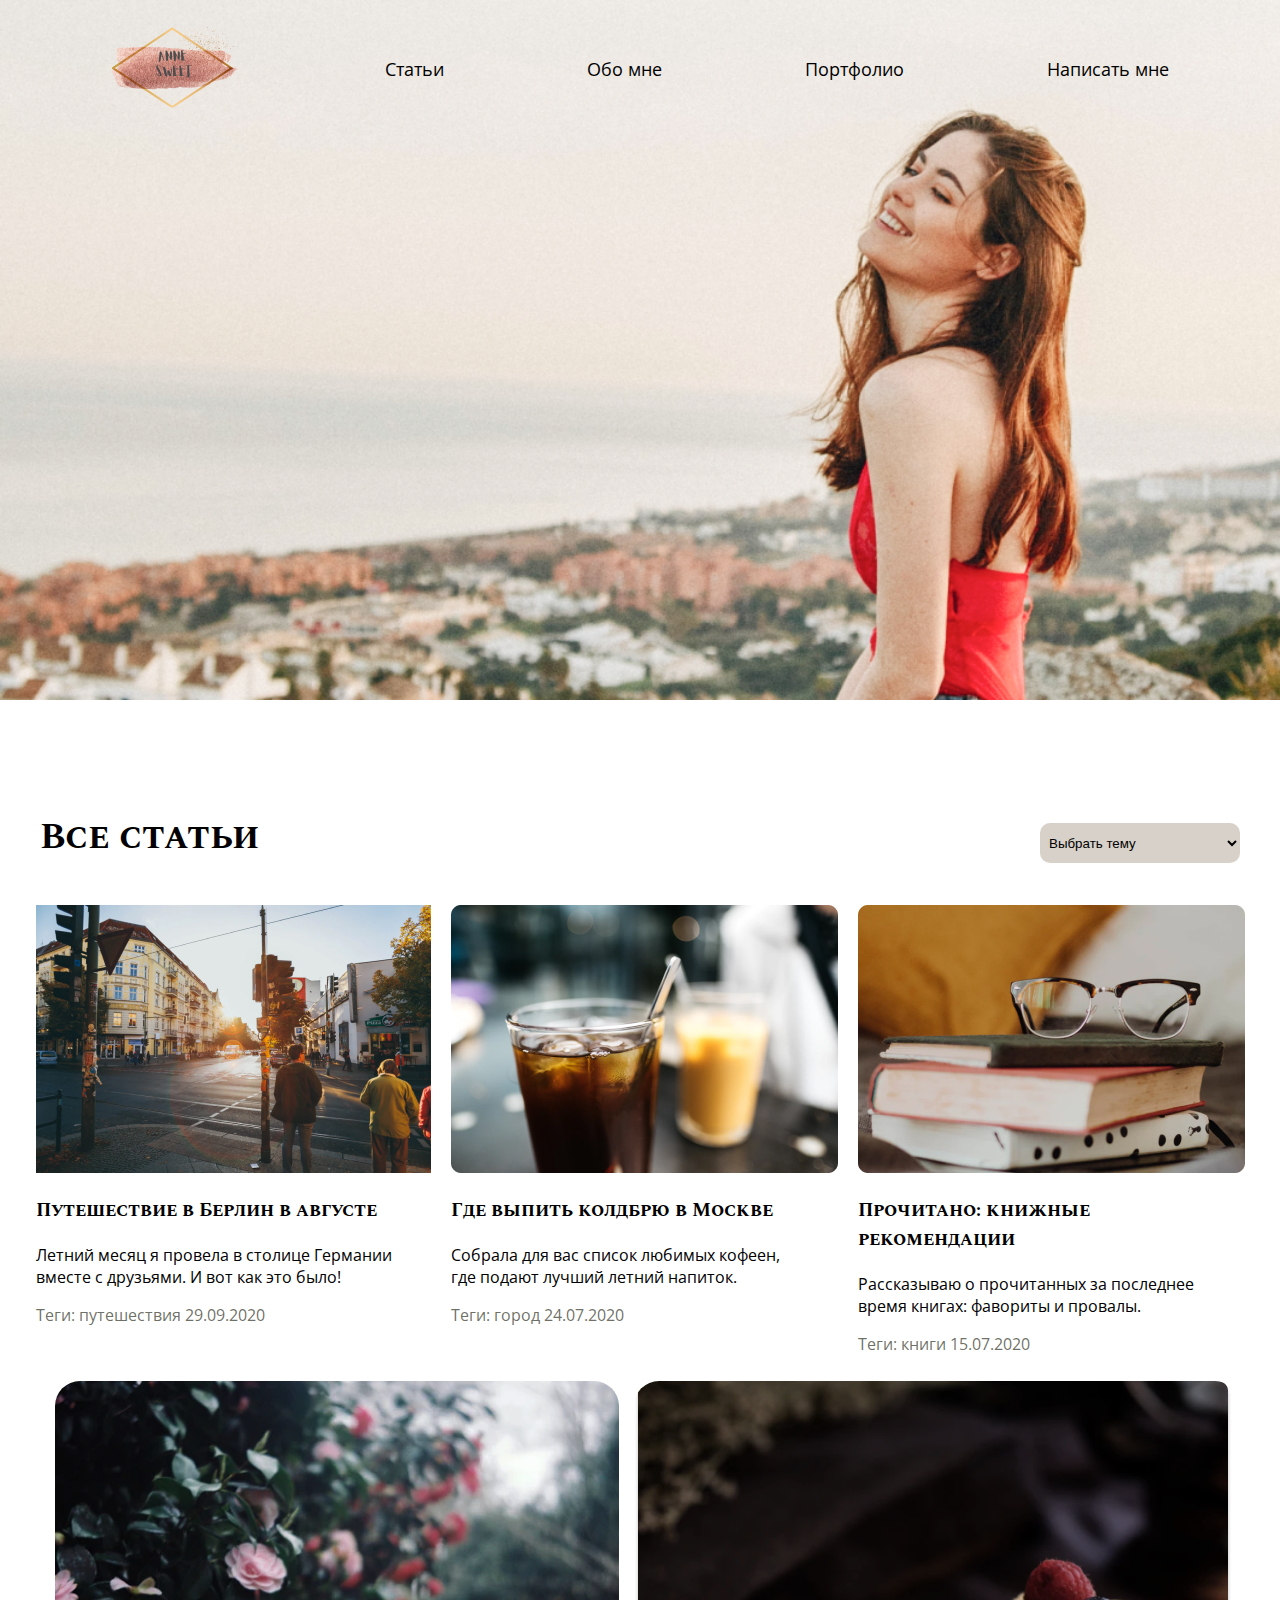
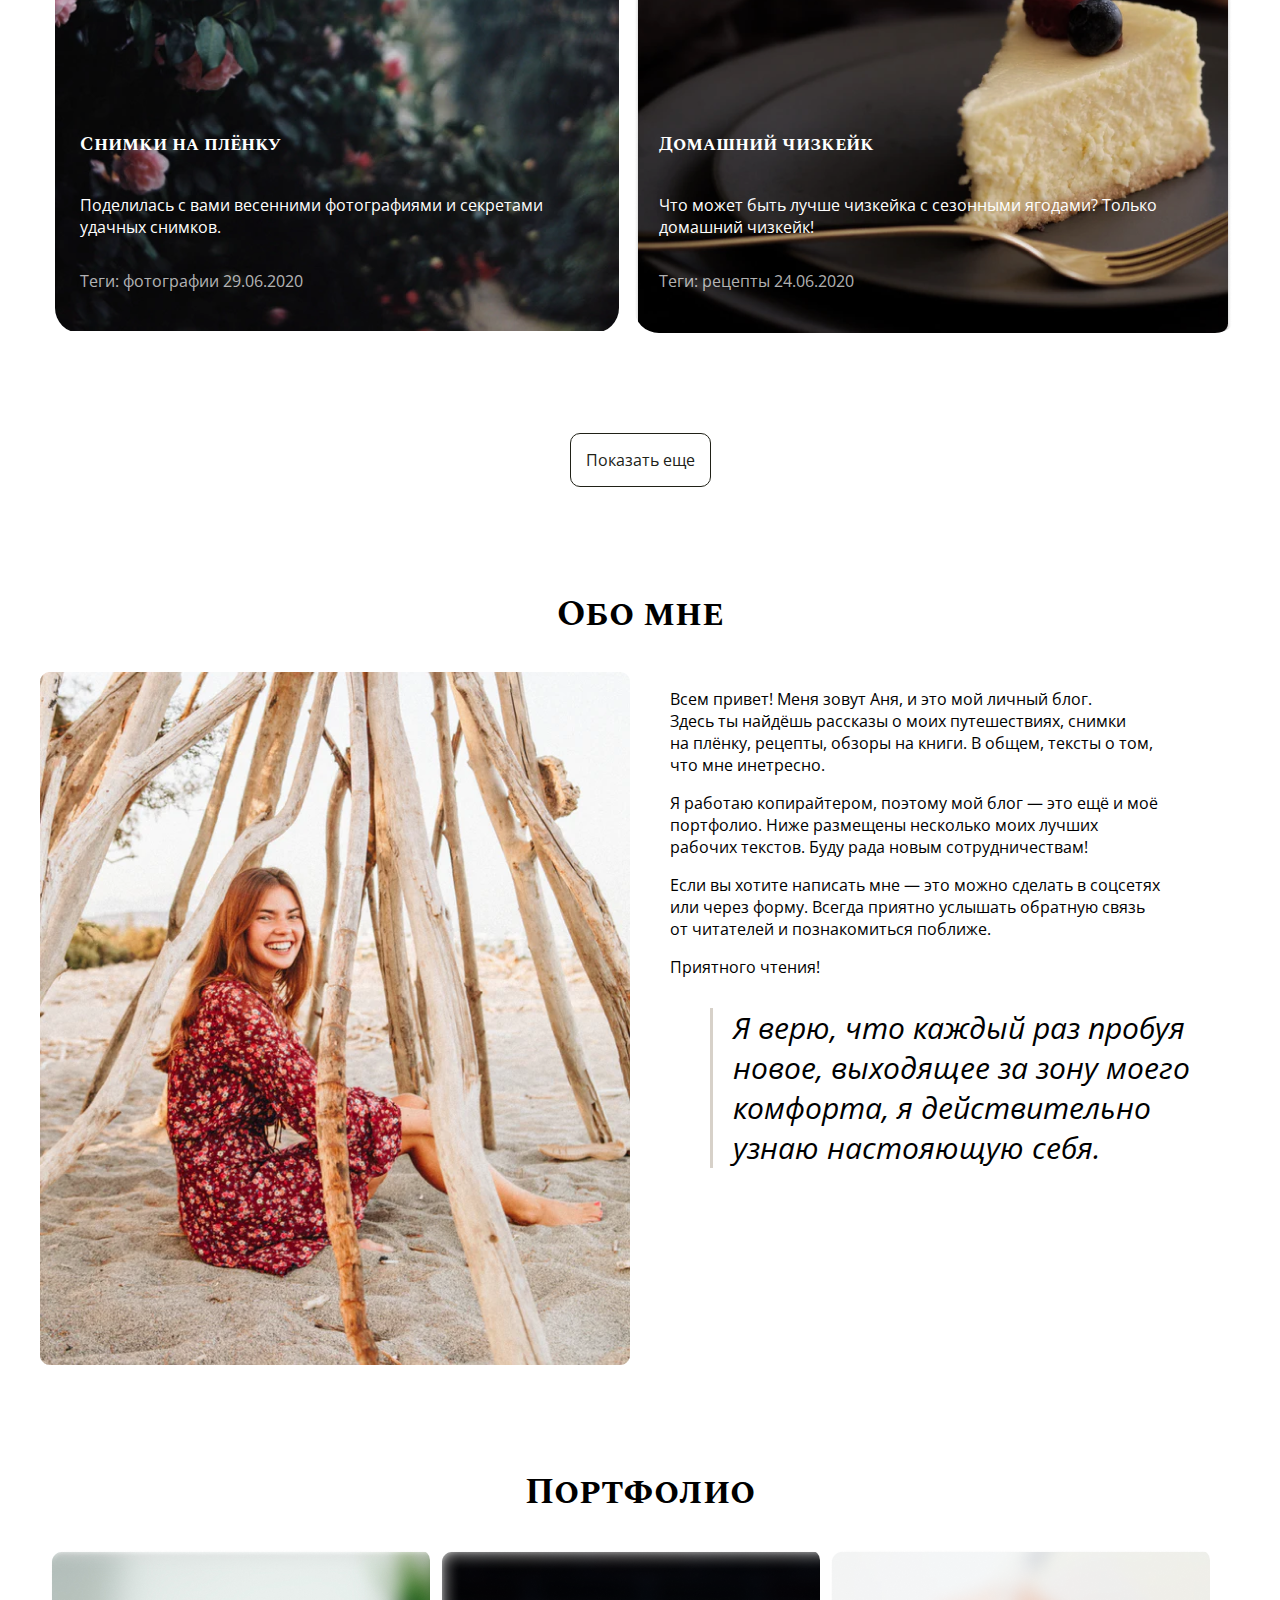
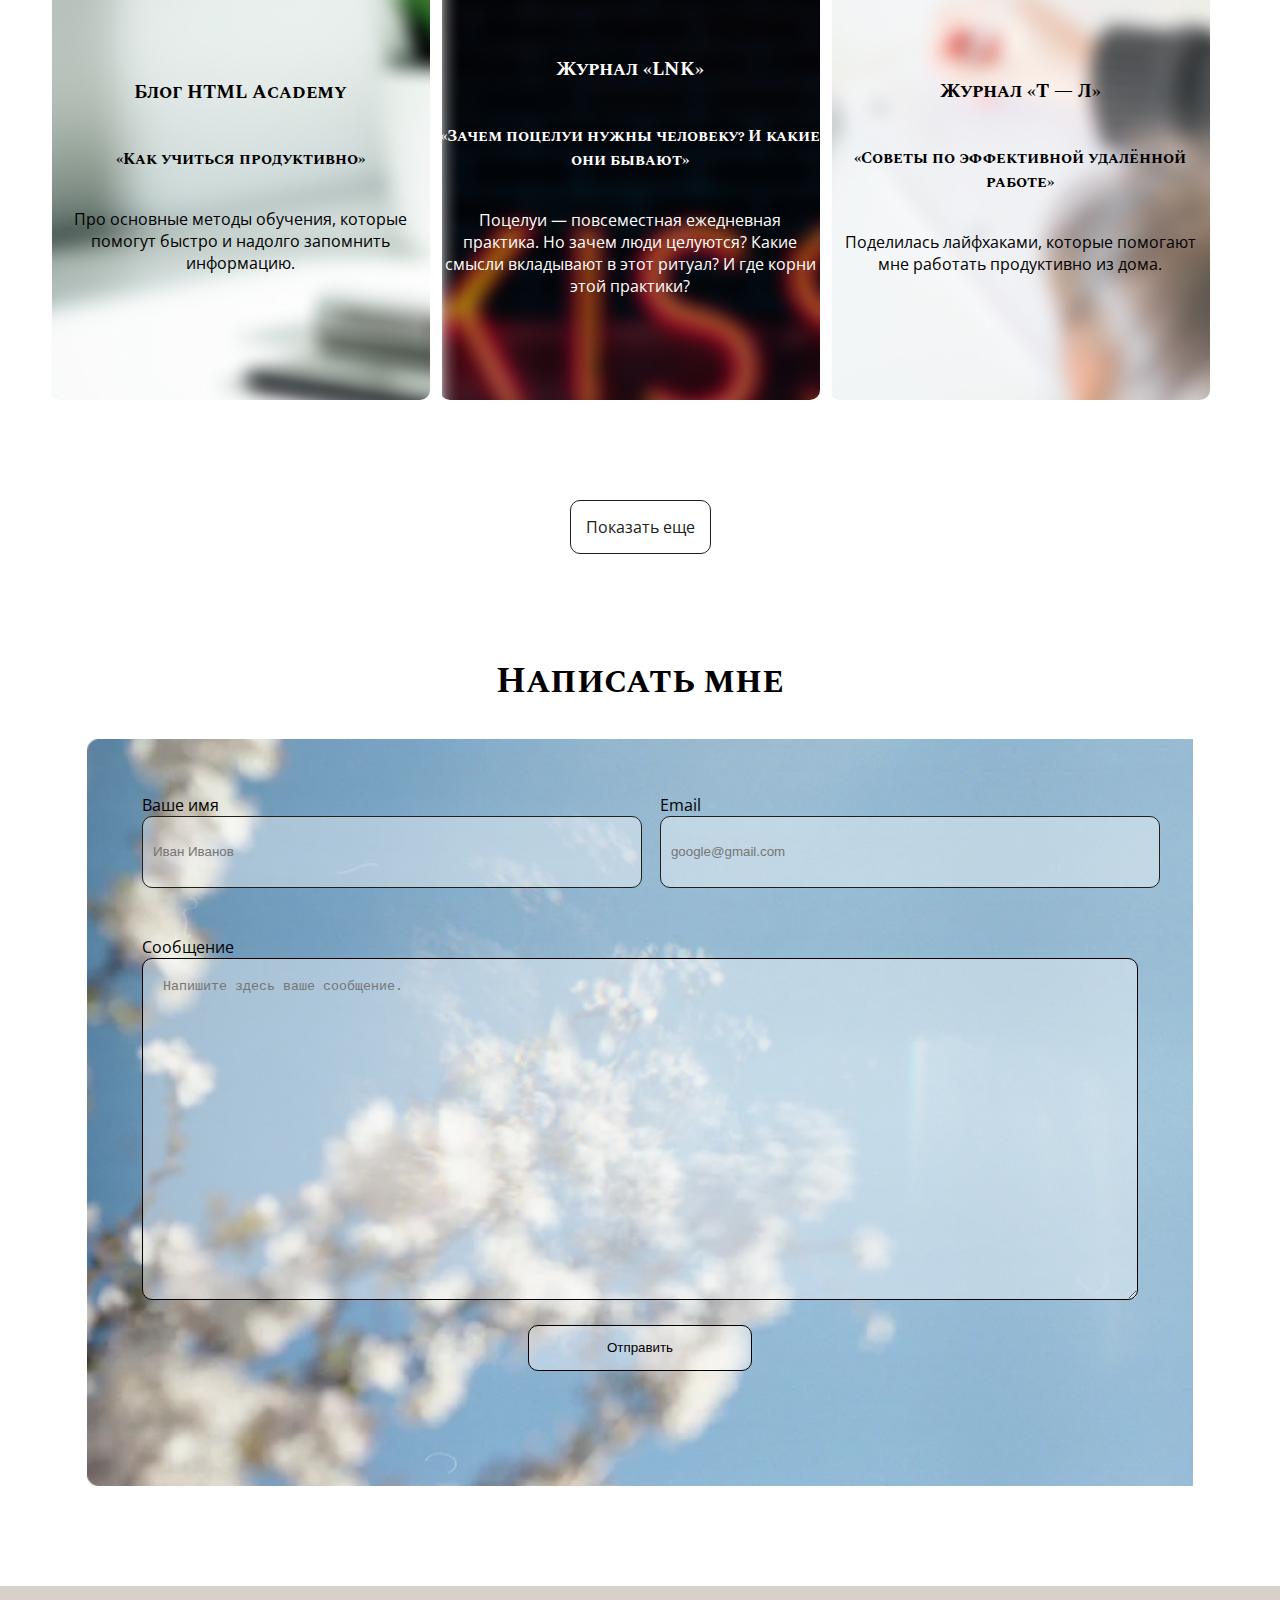
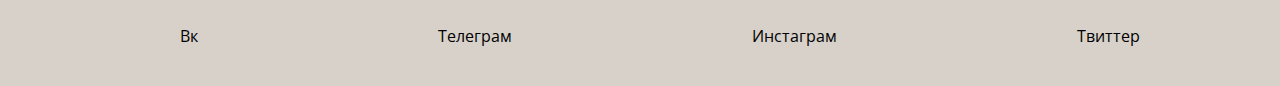
<file: index.html>
<!DOCTYPE html>
<html lang="ru">
  <head>
    <meta charset="UTF-8">
    <meta name="viewport" content="width=device-width, initial-scale=1.0" />
    <title> Блог Anne Sweet</title> 
    <link rel="stylesheet" href="https://fonts.googleapis.com/css2?family=Open+Sans&family=Spectral+SC:wght@400;700&display=swap" >
    <link rel="stylesheet" href="style.css">
    <script src="https://code.jquery.com/jquery-3.5.1.min.js"></script>
    
  </head>

  <body>
    <header class="headerpage1">
      <nav class="Menu">
        <a href="#"><img src="img\logoAS.svg" alt="logoAS"/></a>
        <a href="#articl">Статьи</a>
        <a href="#dscrpt">Обо мне</a>
        <a href="#prtfl">Портфолио</a>
        <a href="#feedback">Написать мне</a>
      </nav>
    </header>

  <main>
    <h1 class="visually-hidden">Блог личности Anne Sweet</h1>
      <section class="Articles" id="articl">
        <div class="navSection">
          <h2>Все статьи</h2>
          <select name="Chose" id="">
            <option value="1" selected>Выбрать тему</option>
            <option value="2">Все статьи</option>
            <option value="3">Путешествия</option>
            <option value="4">Город</option>
            <option value="5">Книги</option>
            <option value="6">Фотографии</option>
            <option value="7">Рецепты</option>
          </select>
        </div>
        <div class="pict">
          <a href="page2.html" class="table">
            <img src="img/image 1.jpg" alt="Берлин"/>
            <h3>Путешествие в Берлин в августе</h3>
            <p>
              Летний месяц я провела в столице Германии <br/>вместе с друзьями.
              И вот как это было!
            </p>
            <p>Теги: путешествия 29.09.2020</p>
          </a>
          <a href="page2.html" class="table">
            <img src="img\image 2.jpg" alt="Москва"/>
            <h3>Где выпить колдбрю в Москве</h3>
            <p>
              Собрала для вас список любимых кофеен,<br/>
              где подают лучший летний напиток.
            </p>
            <p>Теги: город 24.07.2020</p>
          </a>
          <a href="page2.html" class="table">
            <img src="img\image 3.jpg" alt="Книги"/>
            <h3>Прочитано: книжные рекомендации</h3>
            <p>
              Рассказываю о прочитанных за последнее<br />
              время книгах: фавориты и провалы.
            </p>
            <p>Теги: книги 15.07.2020</p>
          </a>
        </div>
        <div class="pict">
          <div class="table2 table2--img4"> 
            <h3>Снимки на плёнку</h3>
            <p>
              Поделилась с вами весенними фотографиями и секретами удачных
              снимков.
            </p>
            <p>Теги: фотографии 29.06.2020</p>
          </div>
          <div class="table2 table2--img5"> 
            <h3>Домашний чизкейк</h3>
            <p>
              Что может быть лучше чизкейка с сезонными ягодами? Только домашний
              чизкейк!
            </p>
            <p>Теги: рецепты 24.06.2020</p>
          </div>
        </div>
        <div class="button"><a href="#">Показать еще</a></div>
      </section>
      <section class="aboutme" id="abtme">
        <h2>Обо мне</h2>
        <div class="infome">
          <img src="img/infome.png" alt="На пляже"/>
          <div class="Text">
            <p>
              Всем привет! Меня зовут Аня, и это мой личный блог. <br />
              Здесь ты найдёшь рассказы о моих путешествиях, снимки <br />
              на плёнку, рецепты, обзоры на книги. В общем, тексты о том, <br />
              что мне инетресно.
            </p>

            <p>
              Я работаю копирайтером, поэтому мой блог — это ещё и моё <br />
              портфолио. Ниже размещены несколько моих лучших <br />
              рабочих текстов. Буду рада новым сотрудничествам!
            </p>
            <p>
              Если вы хотите написать мне — это можно сделать в соцсетях <br />
              или через форму. Всегда приятно услышать обратную связь <br />
              от читателей и познакомиться поближе.
            </p>

            <p>Приятного чтения!</p>
            <blockquote>
              Я верю, что каждый раз пробуя новое, выходящее за зону моего
              комфорта, я действительно узнаю настояющую себя.
            </blockquote>
          </div>
        </div>
      </section>
      <section class="last" id="prtfl">
        <h2>Портфолио</h2>
        <div class="PortIm">
          <div class="table3 table3--port1">
            <h3>Блог HTML Academy</h3>
            <h4>«Как учиться продуктивно»</h4>
            <p>
              Про основные методы обучения, которые помогут быстро и надолго
              запомнить информацию.
            </p>
          </div>
          <div class="table3 table3--port2">
            <h3>Журнал «LNK»</h3>
            <h4>«Зачем поцелуи нужны человеку? И какие они бывают»</h4>
            <p>
              Поцелуи — повсеместная ежедневная практика. Но зачем люди
              целуются? Какие смысли вкладывают в этот ритуал? И где корни этой
              практики?
            </p>
          </div>
          <div class="table3 table3--port3">
            <h3>Журнал «Т — Л»</h3>
            <h4>«Советы по эффективной удалённой работе»</h4>
            <p>
              Поделилась лайфхаками, которые помогают мне работать продуктивно
              из дома.
            </p>
          </div>
        </div>
        <div class="button"><a href="#">Показать еще</a></div>
      </section>
      <section class="feedbacktable" id="feedback">
        <div class="container">
          <h2>Написать мне</h2>
          <form class="formpict" action="">
            <div class="form1">
              <div class="form1group">
                <label for="name">Ваше имя</label>
                <input
                  class="textInput"
                  type="text"
                  name="Name"
                  id="name"
                  placeholder="Иван Иванов"
                />
              </div>
              <div class="form1group">
                <label for="Email">Email</label>
                <input
                  class="textInput"
                  type="email"
                  name="Email"
                  id="Email"
                  placeholder="google@gmail.com"
                />
              </div>
            </div>
            <div class="form2">
              <label for="Message">Сообщение</label>
              <textarea class="messageCl"
                name="Message"
                id="message"
                cols="30"
                rows="20"
                placeholder="Напишите здесь ваше сообщение."
              ></textarea>
            </div>
            <div class="form3">
              <button class="buttonSubmit" type="submit">Отправить</button>
            </div>
          </form>
        </div>
      </section>

    </main>
 

<footer>
  <ul class="footerNav">
    <li><a href="https://vk.com/">Вк</a></li>
     <li><a href="#">Телеграм</a></li>
      <li><a href="https://www.instagram.com/">Инстаграм</a></li>
      <li><a href="https://twitter.com/">Твиттер</a></li>
  </ul>
    <script src="script.js"></script>
  </footer>
</body>
</html>
</file>
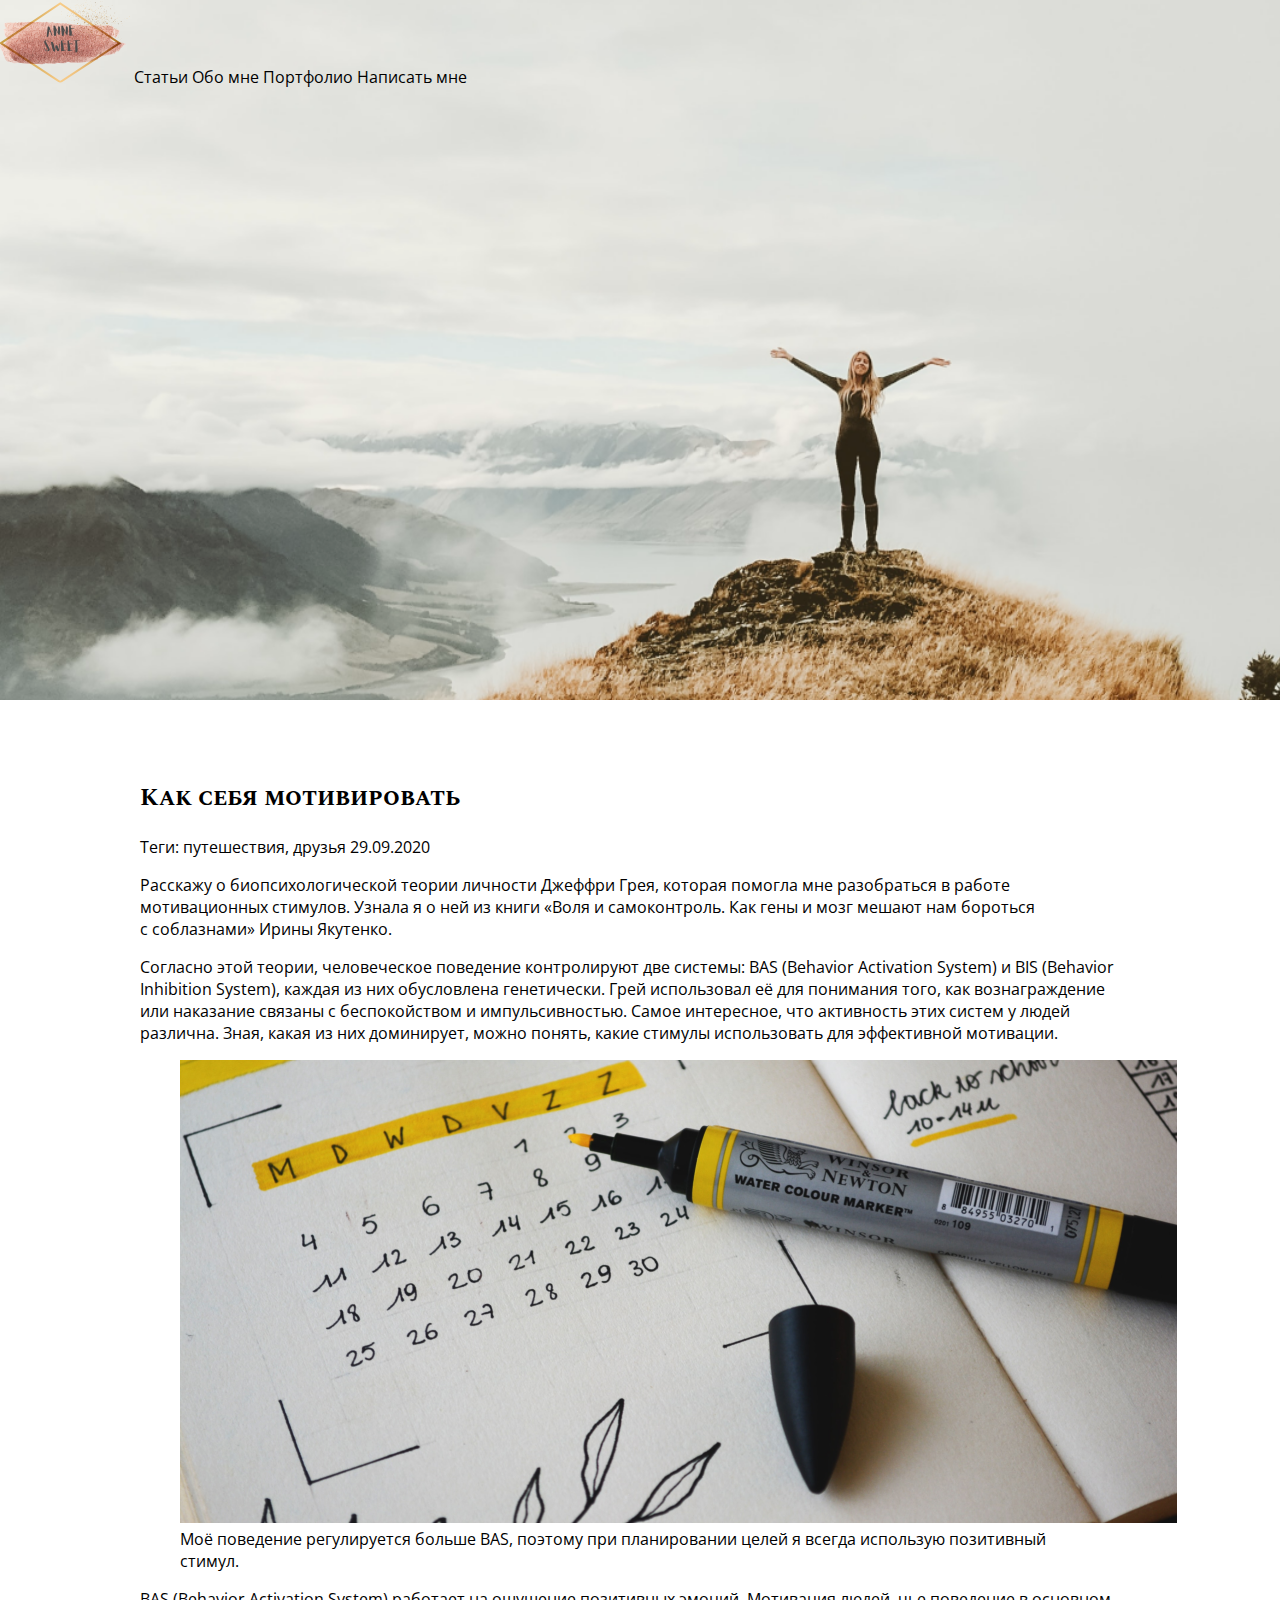
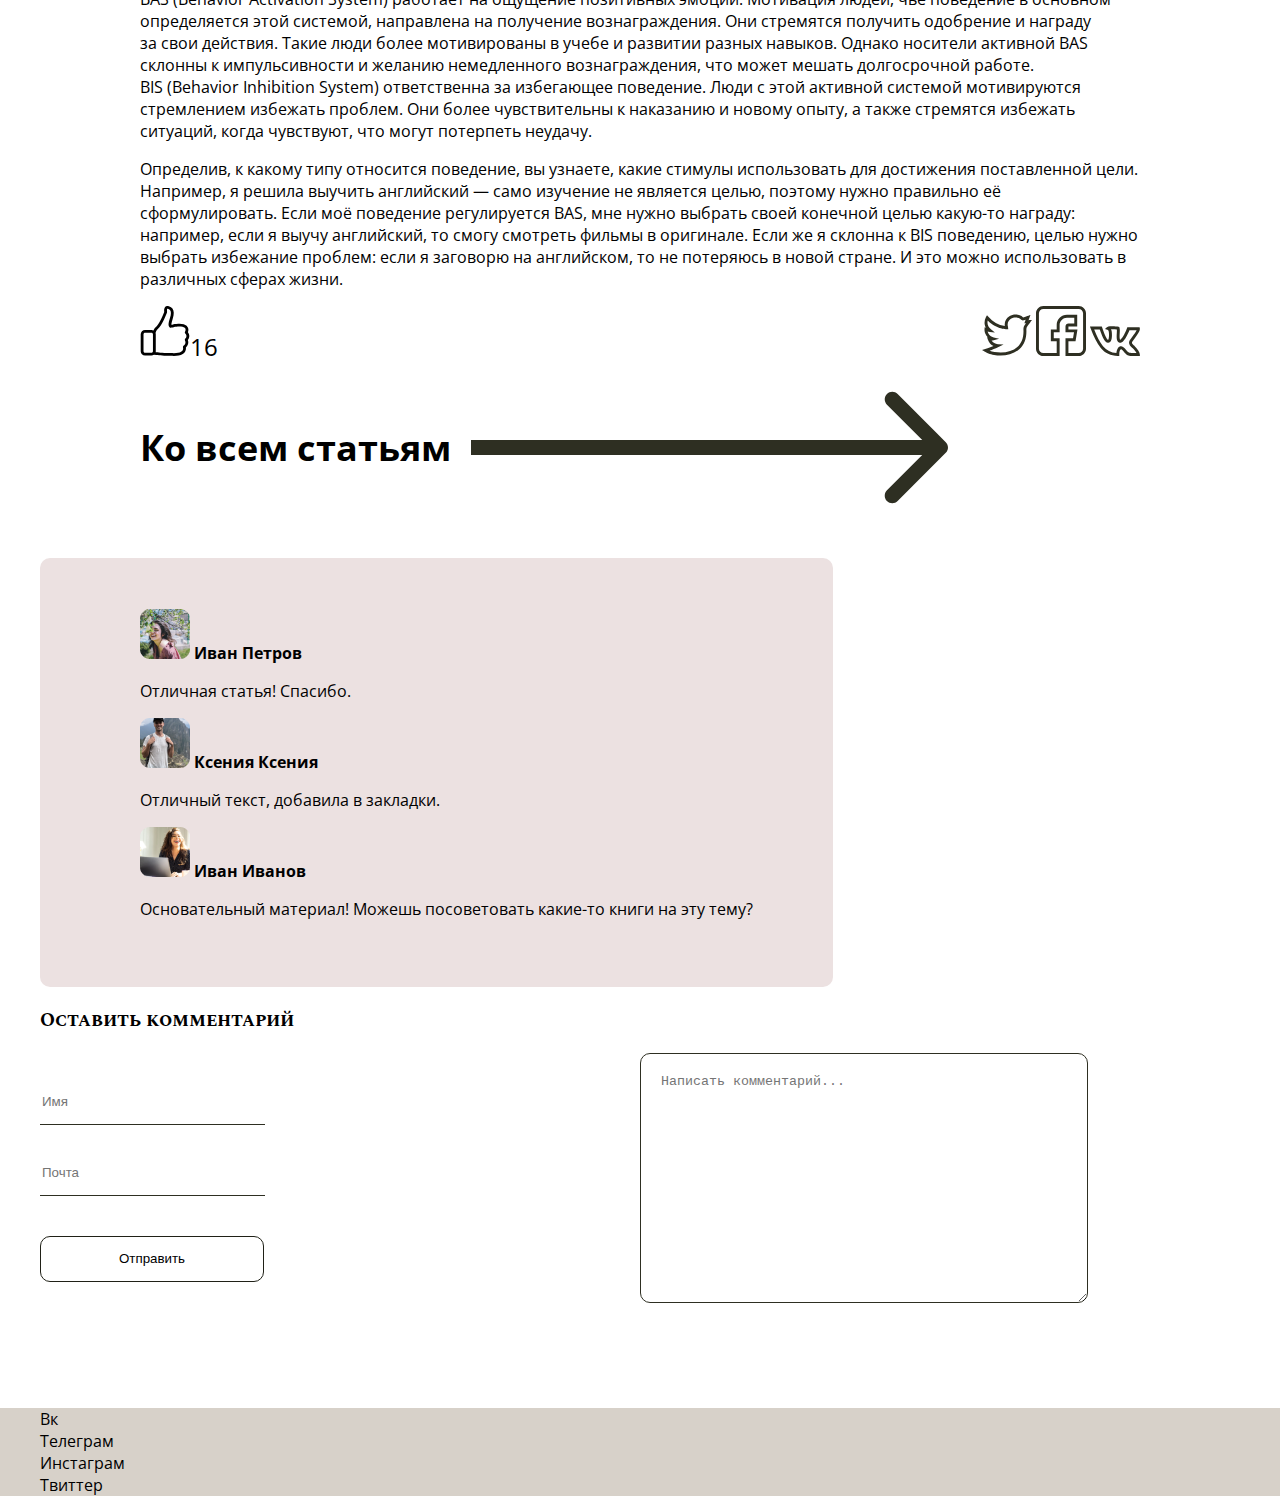
<file: page2.html>
<!DOCTYPE html>
<html lang="en">
  <head>
    <meta charset="UTF-8">
    <meta name="viewport" content="width=device-width, initial-scale=1.0" />
    <title> Блог Anne Sweet</title> 
    <link rel="stylesheet" href="https://fonts.googleapis.com/css2?family=Open+Sans&family=Spectral+SC:wght@400;700&display=swap" >
    <link rel="stylesheet" href="style.css">
    <script src="https://code.jquery.com/jquery-3.5.1.min.js"></script>
 </head>
  <body>
    <header class="page2Header">
      <nav class="NavMenu">
        <a href="/"><img src="img/logoAS.svg" alt="Логотип"/></a>
        <a href="/index.html#articl">Статьи</a>
        <a href="/index.html#dscrpt">Обо мне</a>
        <a href="/index.html#prtfl">Портфолио</a>
        <a href="/index.html#feedback">Написать мне</a>
      </nav>
    </header>
    <main>
      <section class="Motivation">
        <h2>Как себя мотивировать</h2>
        <p>Теги: путешествия, друзья 29.09.2020</p>
        <article>
          <p>
            Расскажу о биопсихологической теории личности Джеффри Грея, которая
            помогла мне разобраться в работе <br />
            мотивационных стимулов. Узнала я о ней из книги «Воля и
            самоконтроль. Как гены и мозг мешают нам бороться <br />
            с соблазнами» Ирины Якутенко. <p> Согласно этой теории, человеческое
            поведение контролируют две системы: BAS (Behavior Activation System)
            и BIS (Behavior Inhibition System), каждая из них обусловлена
            генетически. Грей использовал её для понимания того, как
            вознаграждение <br> или наказание связаны с беспокойством и
            импульсивностью. Самое интересное, что активность этих систем у
            людей различна. Зная, какая из них доминирует, можно понять, какие
            стимулы использовать для эффективной мотивации. </p>
          </p>
          <figure>
            <img src="img/Mask Group.png" alt="BAS" />
            <figcaption>
              Моё поведение регулируется больше BAS, поэтому при планировании
              целей я всегда использую позитивный стимул.
            </figcaption>
          </figure>
          <p>
BAS (Behavior Activation System) работает на ощущение позитивных эмоций. Мотивация людей, чье поведение в основном
определяется этой системой, направлена на получение вознаграждения. Они стремятся получить одобрение и награду <br>
за свои действия. Такие люди более мотивированы в учебе и развитии разных навыков. Однако носители активной BAS  <br> склонны
к импульсивности и желанию немедленного вознаграждения, что может мешать долгосрочной работе. <br>
BIS (Behavior Inhibition System) ответственна за избегающее поведение. Люди с этой активной системой мотивируются <br>
стремлением избежать проблем. Они более чувствительны к наказанию и новому опыту, а также стремятся избежать <br> ситуаций,  
когда чувствуют, что могут потерпеть неудачу.
          </p>
          <p>
            Определив, к какому типу относится поведение, вы узнаете, какие
            стимулы использовать для достижения поставленной цели. Например, я
            решила выучить английский — само изучение не является целью, поэтому
            нужно правильно её сформулировать. Если моё поведение регулируется
            BAS, мне нужно выбрать своей конечной целью какую-то награду:
            например, если я выучу английский, то смогу смотреть фильмы в
            оригинале. Если же я склонна к BIS поведению, целью нужно выбрать
            избежание проблем: если я заговорю на английском, то не потеряюсь в
            новой стране. И это можно использовать в различных сферах жизни.
          </p>
          <div class="icons">
            <div class="left" data-count="16">
              <svg class="off like" width="50" height="50" viewBox="0 0 50 50"  xmlns="http://www.w3.org/2000/svg">
                <path  d="M47.8435 33.9921C48.8682 32.6851 49.3596 31.284 49.2968 29.8411C49.2341 28.2518 48.5231 27.0075 47.9376 26.2442C48.6172 24.5504 48.8786 21.8841 46.6097 19.8139C44.9472 18.2978 42.1241 17.6182 38.2136 17.8064C35.4637 17.9318 33.1634 18.4442 33.0693 18.4651H33.0589C32.5361 18.5592 31.9819 18.6742 31.4173 18.7997C31.3755 18.1305 31.4905 16.468 32.7243 12.7248C34.1881 8.2706 34.1045 4.86198 32.4524 2.5826C30.7168 0.188206 27.9459 0 27.1304 0C26.3462 0 25.6247 0.324132 25.1124 0.920117C23.9518 2.26892 24.0877 4.75742 24.2341 5.90757C22.8539 9.60895 18.9853 18.6847 15.7126 21.2045C15.6498 21.2463 15.5976 21.2986 15.5453 21.3509C14.5833 22.3651 13.9351 23.463 13.4959 24.4249C12.879 24.0903 12.1785 23.9021 11.4257 23.9021H5.04758C2.64273 23.9021 0.697937 25.8574 0.697937 28.2518V45.2426C0.697937 47.6474 2.65319 49.5922 5.04758 49.5922H11.4257C12.3562 49.5922 13.2241 49.2995 13.9351 48.7976L16.3922 49.0903C16.7686 49.1426 23.4604 49.9895 30.3299 49.8536C31.5741 49.9477 32.7452 50 33.8326 50C35.7042 50 37.3353 49.8536 38.6946 49.5609C41.8941 48.8812 44.0794 47.522 45.1877 45.5249C46.0346 43.9983 46.0346 42.4822 45.8987 41.5203C47.9794 39.6382 48.3454 37.5575 48.2722 36.0937C48.2304 35.2468 48.0421 34.5253 47.8435 33.9921ZM5.04758 46.7691C4.20066 46.7691 3.52102 46.079 3.52102 45.2426V28.2413C3.52102 27.3944 4.21111 26.7148 5.04758 26.7148H11.4257C12.2726 26.7148 12.9522 27.4049 12.9522 28.2413V45.2321C12.9522 46.079 12.2621 46.7587 11.4257 46.7587H5.04758V46.7691ZM45.1668 32.7687C44.7276 33.2288 44.644 33.9293 44.9786 34.473C44.9786 34.4835 45.4073 35.2154 45.4595 36.2192C45.5327 37.5889 44.874 38.8018 43.4938 39.8369C43.0024 40.2133 42.8037 40.8616 43.0129 41.4471C43.0129 41.4575 43.4625 42.8377 42.7306 44.1447C42.03 45.3994 40.4721 46.2986 38.1091 46.8005C36.2165 47.2083 33.6444 47.2815 30.4867 47.0305C30.4449 47.0305 30.3926 47.0305 30.3403 47.0305C23.6172 47.1769 16.8209 46.2986 16.7477 46.2882H16.7372L15.6812 46.1627C15.7439 45.8699 15.7753 45.5563 15.7753 45.2426V28.2413C15.7753 27.7917 15.7021 27.3526 15.5766 26.9448C15.7649 26.2442 16.2876 24.6863 17.5214 23.3584C22.2161 19.6361 26.8063 7.07863 27.0049 6.53492C27.0886 6.31535 27.1095 6.07486 27.0677 5.83438C26.8899 4.66332 26.9526 3.23087 27.2036 2.80217C27.7577 2.81263 29.2529 2.96947 30.1521 4.21372C31.2186 5.688 31.1768 8.32288 30.0267 11.8151C28.2701 17.1372 28.1237 19.9394 29.5143 21.1731C30.2044 21.79 31.1245 21.8214 31.7937 21.5809C32.4315 21.4345 33.038 21.3091 33.613 21.215C33.6549 21.2045 33.7071 21.1941 33.749 21.1836C36.9589 20.4831 42.7096 20.0544 44.7067 21.8737C46.4006 23.4212 45.1981 25.4705 45.0622 25.6901C44.6754 26.2756 44.7904 27.0389 45.3132 27.5094C45.3236 27.5199 46.4215 28.555 46.4738 29.9456C46.5156 30.8762 46.0764 31.8277 45.1668 32.7687Z" />
              </svg>                
            <p id="text_count">16</p>
            </div>
            <div class="right">
              <a href="https://twitter.com/"><img src="icons/twitter.svg" alt="Ссылка на Твиттер" /></a>
              <a href="https://www.facebook.com/"><img src="icons/fb.svg" alt="Ссылка на Фейсбук" /></a>
              <a href="https://vk.com/"><img src="icons/vk.svg" alt="Ссылка на Вконтакте" /></a>
            </div>
          </div>
        </article>
        <div class="Back">
          <a href="/index.html#articl">
            <div class="Back1">
            <p>Ко всем статьям</p>
          </div>
            <div class="Back2">
            <img src="icons/arrow.svg" alt="Стрелка" />
            </div>
          </a>
        </div>
      </section>

      <section class="avatarspict">
        <article class="fedback">
          <div class="human">
            <img src="img/av_3.png" alt="Аватар нашего читателя" />
            <span>Иван Петров</span>
            <p>Отличная статья! Спасибо.</p>
          </div>
          <div class="human">
            <img src="img/av_1.png" alt="Аватар нашего читателя" />
            <span>Ксения Ксения</span>
            <p>Отличный текст, добавила в закладки.</p>
          </div>
          <div class="human">
            <img src="img/av_2.png" alt="Аватар нашего читателя" />
            <span>Иван Иванов</span>
            <p>
              Основательный материал! Можешь посоветовать какие-то книги на эту
              тему?
            </p>
          </div>
        </article>
        <div class="comment">
          <h3>Оставить комментарий</h3>
          <form action="" onsubmit="return false;">
            <div class="allColumn">
            <div class="firstColumn">
            <label for="name"></label>
            <input type="text" name="Name" id="name" placeholder="Имя" />
            <label for="email"></label>
            <input type="email" name="Email" id="email" placeholder="Почта" />
            <button class="buttonSubmit" type="submit">Отправить</button>
            </div>
            <div class="secondColumn">
            <label for="commentariy"></label>
            <textarea class="messageCl" name="comment" id="commentariy" cols="30" rows="10" placeholder="Написать комментарий..."></textarea>
            </div>
            </div>
          </form>
        </div>
      </section>
    </main>
    <footer>
      <ul class="fotNav">
        <li><a href="https://vk.com/">Вк</a></li>
        <li><a href="#">Телеграм</a></li>
        <li><a href="https://www.instagram.com/">Инстаграм</a></li>
        <li><a href="https://twitter.com/">Твиттер</a></li>
      </ul>
      <script src="./script.js"></script>
    </footer>
  </body>
</html>
</file>
<file: style.css>
body {
    font-family: "Open Sans", sans-serif;
    margin: 0;
    padding: 0;
  }

.visually-hidden {
    position: absolute;
    clip: rect(0 0 0 0);
    width: 1px;
    height: 1px;
    margin: -1px;
  }

h1,
h2,
h3,
h4,
h5 {
  font-family: "Spectral SC", serif;
}
ul {
  list-style: none;
  color: black;
}
a {
  text-decoration: none;
  color: black;
}
.headerpage1 {  background: url("img/Main1.png") no-repeat;  /*Основная картинка */
    background-size: cover;
    height: 700px;
    margin-bottom: 80px;
  }
.Menu {                                    /* Основное меню*/
    display: flex;
    justify-content: space-around;
    width: 1200px;
    margin: 0 auto;
    padding-top: 25px;
    font-family: "Open Sans", sans-serif;
    font-size: 18px;
    align-items: center;
  }
.Menu > a {
    text-decoration: none;
    color: black;
  }
.Articles {                             /*Ыфпад */
    width: 1200px;
    margin: 0 auto;
  }
.pict {
    display: flex;
    justify-content: center;
    margin: 0 auto; }

.table {                           /*Блок путешествий*/
        margin: 10px;
        padding: 0;
}
.table > p {
    font-family: "Open Sans", sans-serif;
  }
.table p:last-of-type {
    color: rgba(46, 47, 34, 0.7);
  }


.table2 > p {
    font-family: "Open Sans", sans-serif;
  }
.table2 p:last-of-type {
    color: rgba(255, 255, 255, 0.7);
  }
.navSection {
    display: flex;
    justify-content: space-between;
    align-items: baseline;
  }
.navSection select{
    outline: none;
    padding: 5px;
  }
.navSection:hover {
    outline: none;
  }
.navSection > h2 {
    font-weight: bold;
    font-size: 36px;
  }
.navSection > select {
    width: 200px;
    height: 40px;
    border: none;
    border-radius: 10px;
    background-color: #d7d1c9;
  }
.table2 {
    background-size: cover;
    box-sizing: border-box;
    display: flex;
    flex-direction: column;
    justify-content: flex-end;
    padding: 25px;
    border-radius: 25px;
    color: white;
    margin-left: 15px;
    min-height: 552px;
  }
.table2--img4 {
    background: url("img/image\ 4.png") no-repeat;
  }
.table2--img5 {
    background: url("img/image\ 5.png") no-repeat;
  }
.social > a {
    text-decoration: none;
    color: black;
    font-size: 18px;
  }
.button {
    display: flex;
    justify-content: center;
    margin-top: 100px;
  }
.button > a {
    text-decoration: none;
    color: #202117;
    font-size: 16px;
    font-family: "Open Sans", sans-serif;
    border: 1px solid #202117;
    border-radius: 10px;
    padding: 15px;
  }
.aboutme {
    width: 1200px;
    margin: 0 auto;
}
.infome {
    display: flex;
  }
.infome > img {
    margin-right: 40px;
  }
.infome > p {
    font-family: "Open Sans", sans-serif;
    font-size: 16px;
    line-height: 26px;
  }
blockquote  {
    font-family: "Open Sans", sans-serif;
    font-style: italic;
    border-left: 3px solid #d7d1c9;
    padding-left: 20px;
    font-size: 30px;
    line-height: 40px;
  }
.last { 
    width: 1200px;
    margin: 0 auto;
}
.PortIm {
    display: flex;
  }
.table3 {
    background-size: cover;
    box-sizing: border-box;
    display: flex;
    margin-left: 10px;
    width: 380px;
    height: 450px;
    flex-direction: column;
    align-items: center;
    text-align: center;
    justify-content: center;
    border-radius: 10px;
  }
.table3--port1 {
    background: url("img/port1.jpg") no-repeat;
  }
.table3--port2 {
    background: url("img/port2.png") no-repeat;
    color: white;
  }
.table3--port3 {
    background: url("img/port3.png") no-repeat;
  }
.formpict {
    background: url("img/feedback.png") no-repeat;
    background-size: cover;
    width: 996px;
    height: 637px;
    margin: 0 auto;
  }
.form1 {
    display: flex;
    justify-content: center;
  }
.textInput {
    width: 350px;
    height: 50px;
    background: rgba(255, 255, 255, 0.4);
    border: 1px solid #202117;
    border-radius: 10px;
  }
.buttonSubmit {
    background: rgba(255, 255, 255, 0.4);
    border: 1px solid #000000;
    border-radius: 10px;
    width: 224px;
    height: 46px;
  }
.container {
    max-width: 1200px;
    margin: 0 auto;
  }
.aboutme h2 {
    text-align: center;
    margin-top: 100px;
    font-weight: bold;
    font-size: 36px;
}
.last h2 {
    text-align: center;
    margin-top: 100px;
    font-weight: bold;
    font-size: 36px;
}
.container h2 {
    text-align: center;
    margin-top: 100px;
    font-weight: bold;
    font-size: 36px;
  }
footer {
    background-color: #d7d1c9;
    margin-top: 100px;
  }
 .formpict input {
     padding: 10px;
 } 
 .footerNav {
    height: 100px;
    max-width: 1200px;
    margin: 0 auto;
    display: flex;
    justify-content: space-around;
    align-items: center;
  }
.form1 {
    display: inline-flex;
    justify-content: space-between;
    width: 100%;
    margin-bottom: 3rem;
  }
.form1group {
    display: grid;
    width: 48%;
  }
.form1group > input {
    width: 100%;
    outline: none;
  }
.container > .formpict {
    padding: 55px;
  }
.form2 {
    display: grid;
  }
.form2 > textarea {
    background: rgba(255, 255, 255, 0.4);
    border: 1px solid #000000;
    border-radius: 10px;
    padding: 20px;
    outline: none;
  }
.form3 {
    display: grid;
    justify-content: center;
    margin-top: 25px;
  }


  /*PAGE 2 */

.page2Header {
  background: url("img/Main2.png") no-repeat;
  background-size: cover;
  height: 700px;
  margin-bottom: 80px;
}

.Motivation {
  width: 1000px;
  margin: 0 auto;
}
.avatarspict {
  width: 1200px;
  margin: 0 auto;
}
.icons {
  display: flex;
  justify-content: center;
}
.left {
  display: flex;
  margin-right: auto;
}

.left p{
  font-size: 24px;
}
.right {
  margin-left: auto;
}
.Back {
  font-weight: bold;
  font-size: 36px;
  margin: 0 auto;
  display: flex;
}
.Back1 {
  display: flex;
}
.Back2 {
  display: flex;
  margin-left: 20px;
}
.Back a {
  display: flex;
}

.secondScreen2 {
  width: 1000px;
  margin: 0 auto;
}
.secondScreen2 h3 {
  font-family: "Open Sans", sans-serif;
  font-weight: bold;
  font-size: 24px;
  margin-top: 80px;
}

.fedback {
  background-color: #ece1e1;
  width: 793px;
  height: 429px;
  border-radius: 10px;
  margin-top: 50px;
  display: flex;
  flex-direction: column;
  justify-content: center;
}
.human {
  margin-left: 100px;
}
.human span {
  font-weight: bold;
  font-size: 16px;
}
.allColumn {
  display: grid;
  grid-template-columns: 1fr 1fr;
  grid-column-gap: -25px;
}
.firstColumn {
  display: grid;
}
.firstColumn input {
  width: 221px;
  outline: none;
  border: none;
  border-bottom: 1px solid #2e2f22;
}
.firstColumn button {
  width: 224px;
  height: 46px;
  border-radius: 10px;
  margin-top: 40px;
  border: 1px solid #202117;
  background-color: white;
}
.secondColumn textarea {
  width: 406px;
  padding: 20px;
  height: 208px;
  border: 1px solid #2e2f22;
  border-radius: 10px;
}

.on > path{
  fill: red;
}
</file>
